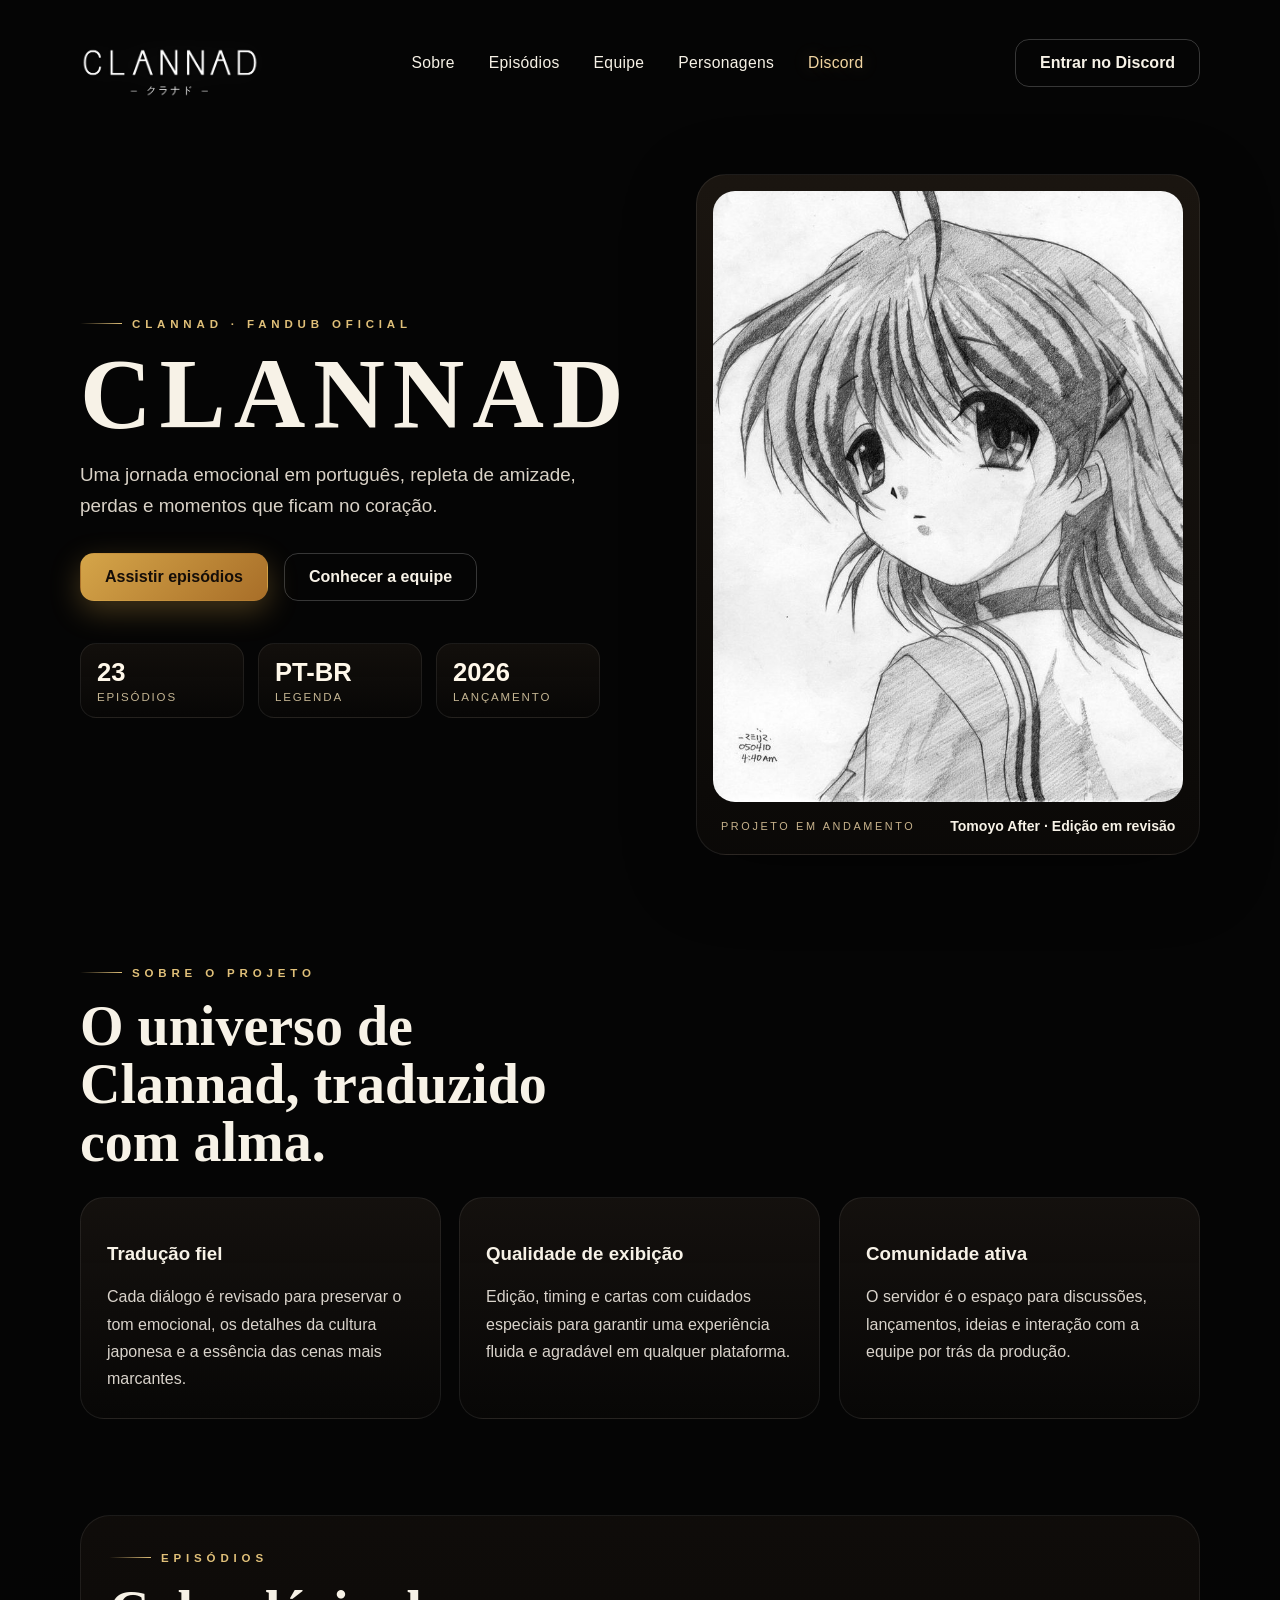
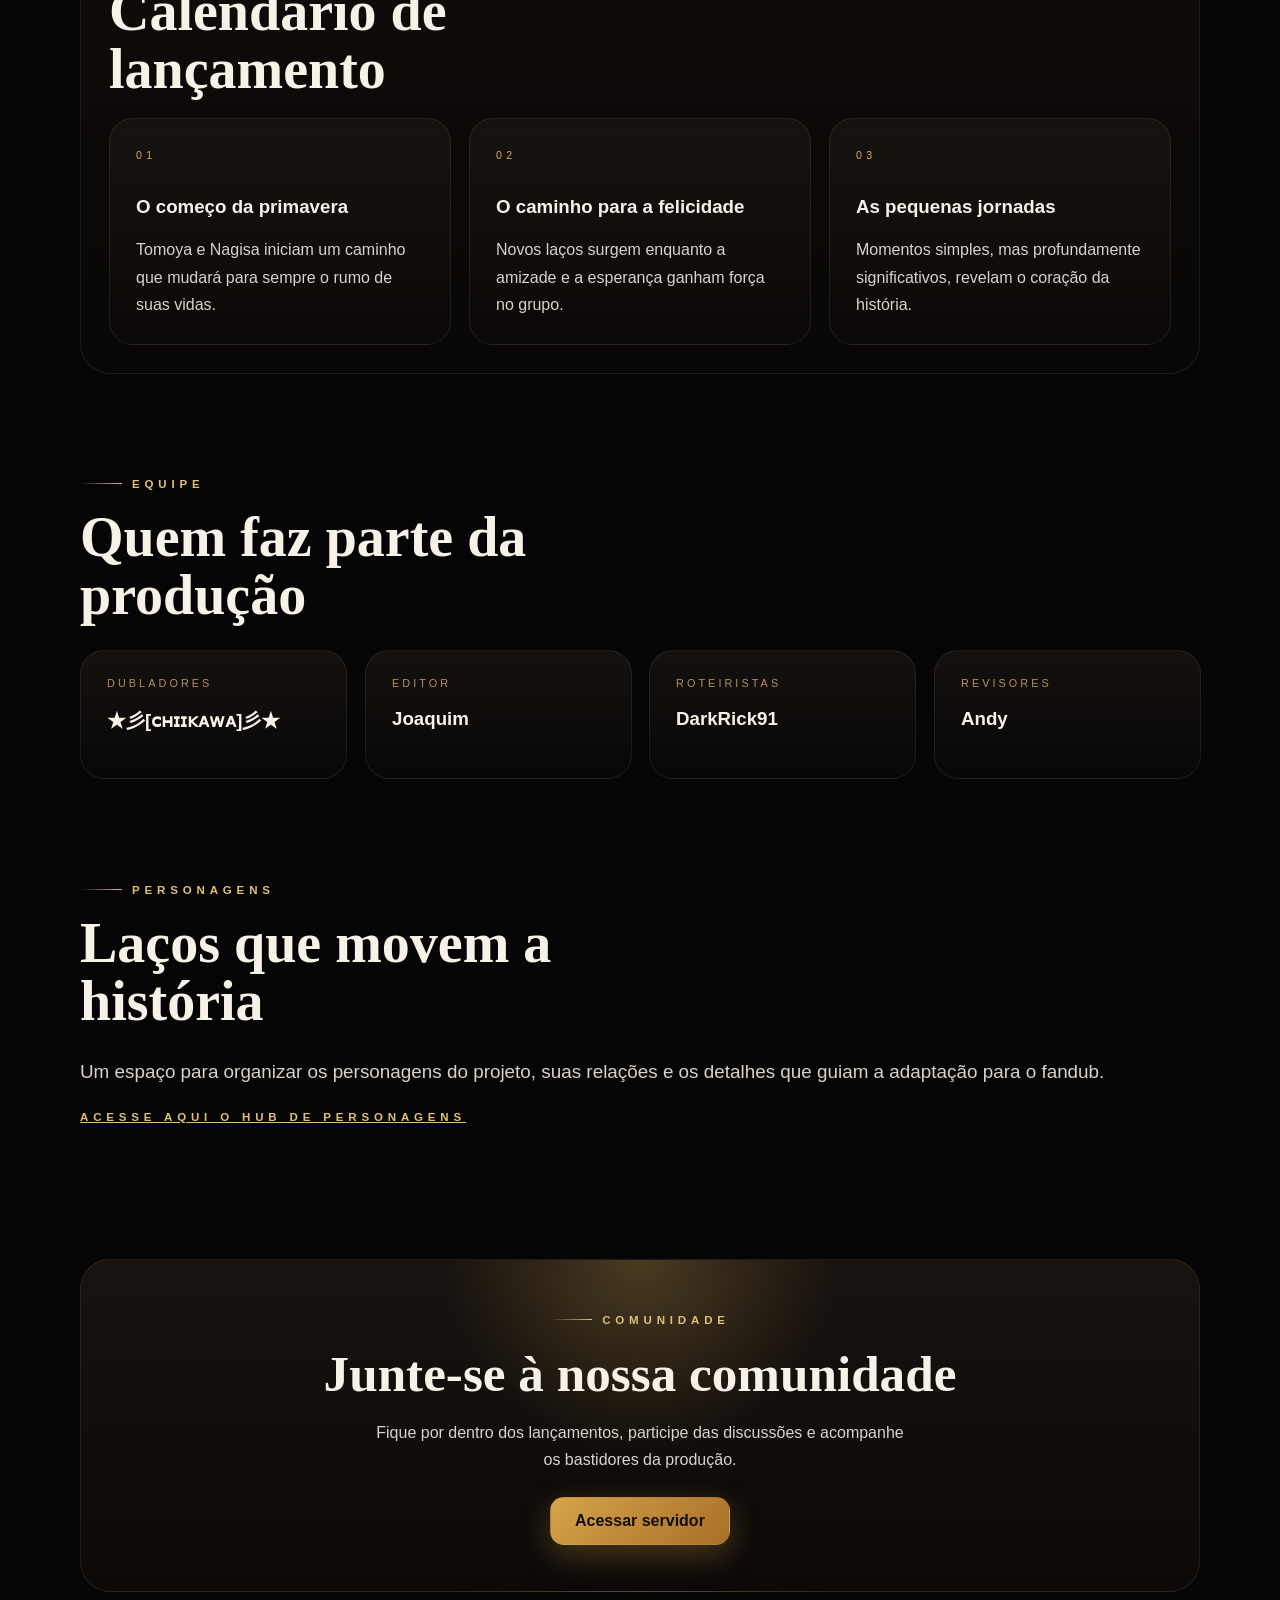
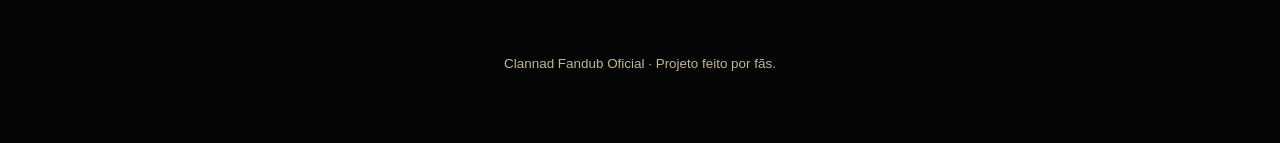
<file: index.html>
<!DOCTYPE html>
<html lang="pt-BR">

<head>
    <meta charset="UTF-8">
    <meta name="viewport" content="width=device-width, initial-scale=1.0">
    <meta name="description" content="Projeto Clannad Fandub Oficial em português, com episódios, equipe, comunidade e bastidores da produção.">
    <meta name="theme-color" content="#050505">

    <meta property="og:type" content="website">
    <meta property="og:locale" content="pt_BR">
    <meta property="og:title" content="Clannad Fandub Oficial">
    <meta property="og:description" content="Uma jornada emocional em português, repleta de amizade, perdas e momentos que ficam no coração.">
    <meta property="og:image" content="Logo.png">
    <meta property="og:site_name" content="Clannad Fandub Oficial">

    <title>Clannad Fandub Oficial</title>
    <link rel="stylesheet" href="style.css">
</head>

<body>
    <div class="page">
        <header class="site-header" id="topo">
            <a class="brand" href="#topo" aria-label="Clannad Fandub Oficial">
                <img src="Logo.png" alt="Logo do Clannad Fandub Oficial" class="logo" width="400" height="155">
            </a>

            <nav class="nav" aria-label="Navegação principal">
                <ul>
                    <li><a href="#sobre">Sobre</a></li>
                    <li><a href="#episodios">Episódios</a></li>
                    <li><a href="#equipe">Equipe</a></li>
                    <li><a href="#personagens">Personagens</a></li>
                    <li><a href="#discord">Discord</a></li>
                </ul>
            </nav>

            <a class="button button-outline" href="https://discord.gg/mNWJQAfmnJ" target="_blank" rel="noopener noreferrer">Entrar no Discord</a>
        </header>

        <main>
            <section class="hero" id="home" aria-labelledby="hero-title">
                <div class="hero-copy">
                    <span class="eyebrow">Clannad · Fandub Oficial</span>
                    <h1 id="hero-title">Clannad</h1>
                    <p class="subtitle">
                        Uma jornada emocional em português, repleta de amizade, perdas e momentos
                        que ficam no coração.
                    </p>

                    <div class="hero-actions" aria-label="Ações principais">
                        <a class="button button-primary" href="https://watch.plex.tv/pt-BR/show/clannad/season/1" target="_blank" rel="noopener noreferrer">Assistir episódios</a>
                        <a class="button button-secondary" href="#equipe">Conhecer a equipe</a>
                    </div>

                    <ul class="hero-metadata" aria-label="Informações do projeto">
                        <li>
                            <strong>23</strong>
                            <span>Episódios</span>
                        </li>
                        <li>
                            <strong>PT-BR</strong>
                            <span>Legenda</span>
                        </li>
                        <li>
                            <strong>2026</strong>
                            <span>Lançamento</span>
                        </li>
                    </ul>
                </div>

                <figure class="hero-card" aria-label="Capa da produção Clannad Fandub">
                    <img src="BG.jpg" alt="Arte de Clannad usada como capa do projeto fandub" width="736" height="956">
                    <figcaption class="card-caption">
                        <span>Projeto em andamento</span>
                        <strong>Tomoyo After · Edição em revisão</strong>
                    </figcaption>
                </figure>
            </section>

            <section class="section about" id="sobre" aria-labelledby="sobre-title">
                <header class="section-heading">
                    <span class="eyebrow">Sobre o projeto</span>
                    <h2 id="sobre-title">O universo de Clannad, traduzido com alma.</h2>
                </header>

                <div class="about-grid">
                    <article class="about-card">
                        <h3>Tradução fiel</h3>
                        <p>
                            Cada diálogo é revisado para preservar o tom emocional, os detalhes da
                            cultura japonesa e a essência das cenas mais marcantes.
                        </p>
                    </article>
                    <article class="about-card">
                        <h3>Qualidade de exibição</h3>
                        <p>
                            Edição, timing e cartas com cuidados especiais para garantir uma experiência
                            fluida e agradável em qualquer plataforma.
                        </p>
                    </article>
                    <article class="about-card">
                        <h3>Comunidade ativa</h3>
                        <p>
                            O servidor é o espaço para discussões, lançamentos, ideias e interação com
                            a equipe por trás da produção.
                        </p>
                    </article>
                </div>
            </section>

            <section class="section release" id="episodios" aria-labelledby="episodios-title">
                <div class="release-panel">
                    <header class="section-heading release-heading">
                        <span class="eyebrow">Episódios</span>
                        <h2 id="episodios-title">Calendário de lançamento</h2>
                    </header>

                    <div class="timeline">
                        <a class="episode-card" href="https://watch.plex.tv/pt-BR/show/clannad/season/1" target="_blank" rel="noopener noreferrer">
                            <span class="episode-number">01</span>
                            <h3>O começo da primavera</h3>
                            <p>Tomoya e Nagisa iniciam um caminho que mudará para sempre o rumo de suas vidas.</p>
                        </a>
                        <a class="episode-card" href="https://watch.plex.tv/pt-BR/show/clannad/season/1" target="_blank" rel="noopener noreferrer">
                            <span class="episode-number">02</span>
                            <h3>O caminho para a felicidade</h3>
                            <p>Novos laços surgem enquanto a amizade e a esperança ganham força no grupo.</p>
                        </a>
                        <a class="episode-card" href="https://watch.plex.tv/pt-BR/show/clannad/season/1" target="_blank" rel="noopener noreferrer">
                            <span class="episode-number">03</span>
                            <h3>As pequenas jornadas</h3>
                            <p>Momentos simples, mas profundamente significativos, revelam o coração da história.</p>
                        </a>
                    </div>
                </div>
            </section>

            <section class="section team" id="equipe" aria-labelledby="equipe-title">
                <header class="section-heading">
                    <span class="eyebrow">Equipe</span>
                    <h2 id="equipe-title">Quem faz parte da produção</h2>
                </header>

                <div class="team-grid">
                    <a class="team-card" href="dubladores.html">
                        <span class="team-role">Dubladores</span>
                        <h3>★彡[ᴄʜɪɪᴋᴀᴡᴀ]彡★</h3>
                    </a>
                    <a class="team-card" href="editor.html">
                        <span class="team-role">Editor</span>
                        <h3>Joaquim</h3>
                    </a>
                    <a class="team-card" href="roteiristas.html">
                        <span class="team-role">Roteiristas</span>
                        <h3>DarkRick91</h3>
                    </a>
                    <a class="team-card" href="revisores.html">
                        <span class="team-role">Revisores</span>
                        <h3>Andy</h3>
                    </a>
                </div>
            </section>

            <section class="section character-hero" id="personagens" aria-labelledby="personagens-title">
                <header class="section-heading reveal" data-reveal="up">
                    <span class="eyebrow">Personagens</span>
                    <h2 id="personagens-title">Laços que movem a história</h2>
                </header>

                <p class="subtitle reveal" data-reveal="up" data-delay="120">
                    Um espaço para organizar os personagens do projeto, suas relações e os detalhes que
                    guiam a adaptação para o fandub.
                </p>
                <h5 class="acess_personagem"><a href="Personagens.html">Acesse aqui o HUB de personagens</a></h5>
            </section>

            <section class="section cta" id="discord" aria-labelledby="discord-title">
                <div class="cta-panel">
                    <span class="eyebrow">Comunidade</span>
                    <h2 id="discord-title">Junte-se à nossa comunidade</h2>
                    <p>
                        Fique por dentro dos lançamentos, participe das discussões e acompanhe os bastidores
                        da produção.
                    </p>
                    <a class="button button-primary" href="https://discord.gg/mNWJQAfmnJ" target="_blank" rel="noopener noreferrer">Acessar servidor</a>
                </div>
            </section>
        </main>

        <footer class="site-footer">
            <p>Clannad Fandub Oficial · Projeto feito por fãs.</p>
        </footer>
    </div>

    <script src="script.js"></script>
</body>

</html>
</file>
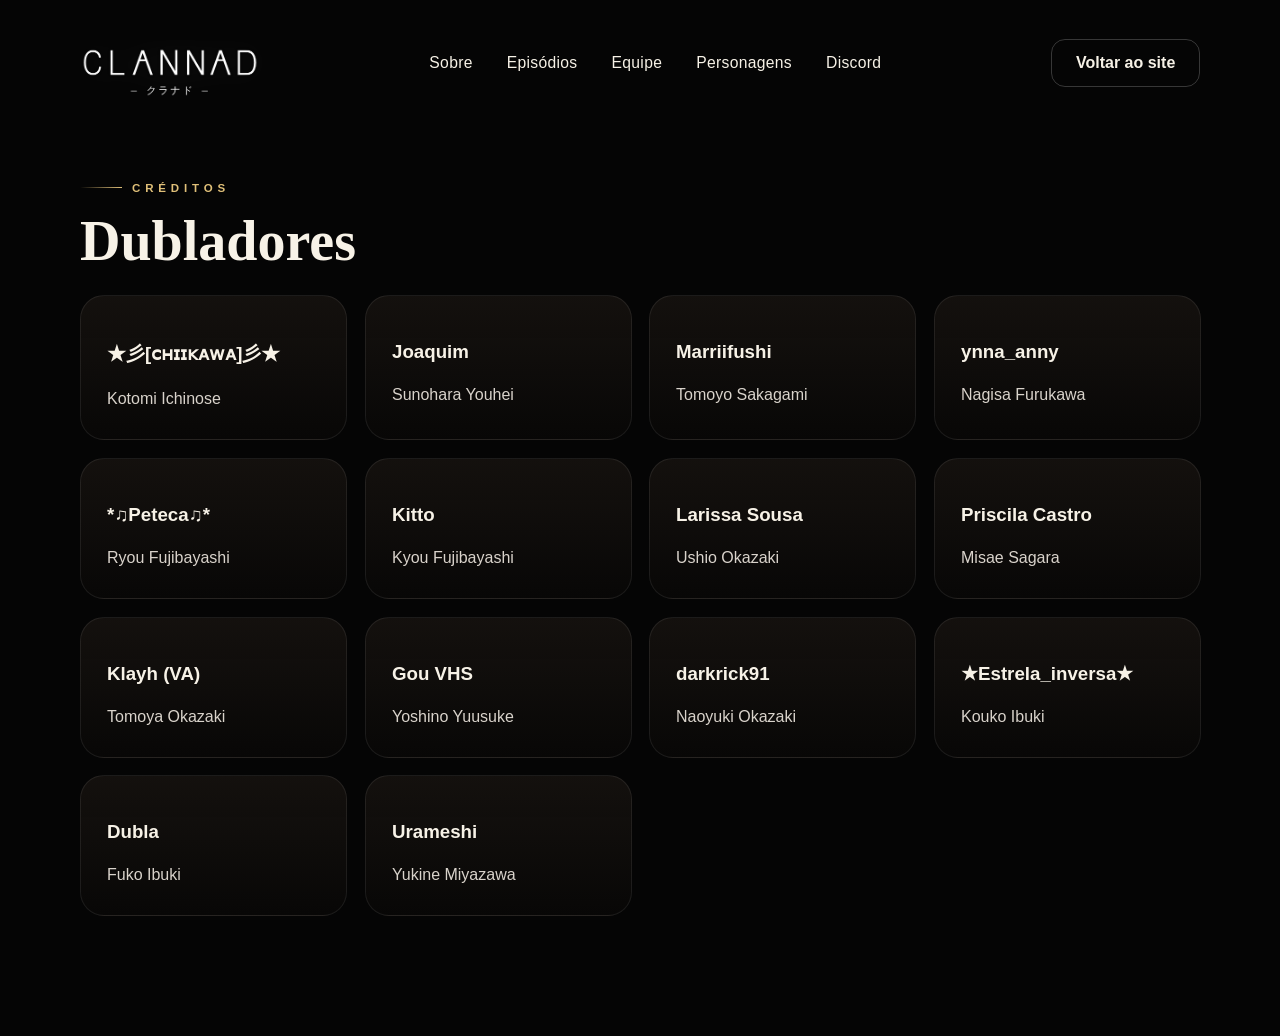
<file: dubladores.html>
<!DOCTYPE html>
<html lang="pt-BR">

<head>
    <meta charset="UTF-8">
    <meta name="viewport" content="width=device-width, initial-scale=1.0">
    <meta name="description" content="Créditos dos dubladores do projeto Clannad Fandub Oficial.">
    <meta name="theme-color" content="#050505">
    <title>Clannad Fandub Oficial | Dubladores</title>
    <link rel="stylesheet" href="style.css">
</head>

<body>
    <div class="page">
        <header class="site-header" id="topo">
            <a class="brand" href="index.html#topo" aria-label="Clannad Fandub Oficial">
                <img src="Logo.png" alt="Logo do Clannad Fandub Oficial" class="logo" width="400" height="155">
            </a>

            <nav class="nav" aria-label="Navegação principal">
                <ul>
                    <li><a href="index.html#sobre">Sobre</a></li>
                    <li><a href="index.html#episodios">Episódios</a></li>
                    <li><a href="index.html#equipe">Equipe</a></li>
                    <li><a href="Personagens.html">Personagens</a></li>
                    <li><a href="index.html#discord">Discord</a></li>
                </ul>
            </nav>

            <a class="button button-outline" href="index.html#topo">Voltar ao site</a>
        </header>

        <main>
            <section class="section" aria-labelledby="dubladores-title">
                <header class="section-heading">
                    <span class="eyebrow">Créditos</span>
                    <h1 id="dubladores-title">Dubladores</h1>
                </header>

                <div class="about-grid">
                    <article class="about-card">
                        <h3>★彡[ᴄʜɪɪᴋᴀᴡᴀ]彡★</h3>
                        <p>Kotomi Ichinose</p>
                    </article>
                    <article class="about-card">
                        <h3>Joaquim</h3>
                        <p>Sunohara Youhei</p>
                    </article>
                    <article class="about-card">
                        <h3>Marriifushi</h3>
                        <p>Tomoyo Sakagami</p>
                    </article>
                    <article class="about-card">
                        <h3>ynna_anny</h3>
                        <p>Nagisa Furukawa</p>
                    </article>
                    <article class="about-card">
                        <h3>*♫Peteca♫*</h3>
                        <p>Ryou Fujibayashi</p>
                    </article>
                    <article class="about-card">
                        <h3>Kitto</h3>
                        <p>Kyou Fujibayashi</p>
                    </article>
                    <article class="about-card">
                        <h3>Larissa Sousa</h3>
                        <p>Ushio Okazaki</p>
                    </article>
                    <article class="about-card">
                        <h3>Priscila Castro</h3>
                        <p>Misae Sagara</p>
                    </article>
                    <article class="about-card">
                        <h3>Klayh (VA)</h3>
                        <p>Tomoya Okazaki</p>
                    </article>
                    <article class="about-card">
                        <h3>Gou VHS</h3>
                        <p>Yoshino Yuusuke</p>
                    </article>
                    <article class="about-card">
                        <h3>darkrick91</h3>
                        <p>Naoyuki Okazaki</p>
                    </article>
                    <article class="about-card">
                        <h3>★Estrela_inversa★</h3>
                        <p>Kouko Ibuki</p>
                    </article>
                    <article class="about-card">
                        <h3>Dubla</h3>
                        <p>Fuko Ibuki</p>
                    </article>
                    <article class="about-card">
                        <h3>Urameshi</h3>
                        <p>Yukine Miyazawa</p>
                    </article>
                </div>
            </section>
        </main>
    </div>

    <script src="script.js"></script>
</body>

</html>
</file>
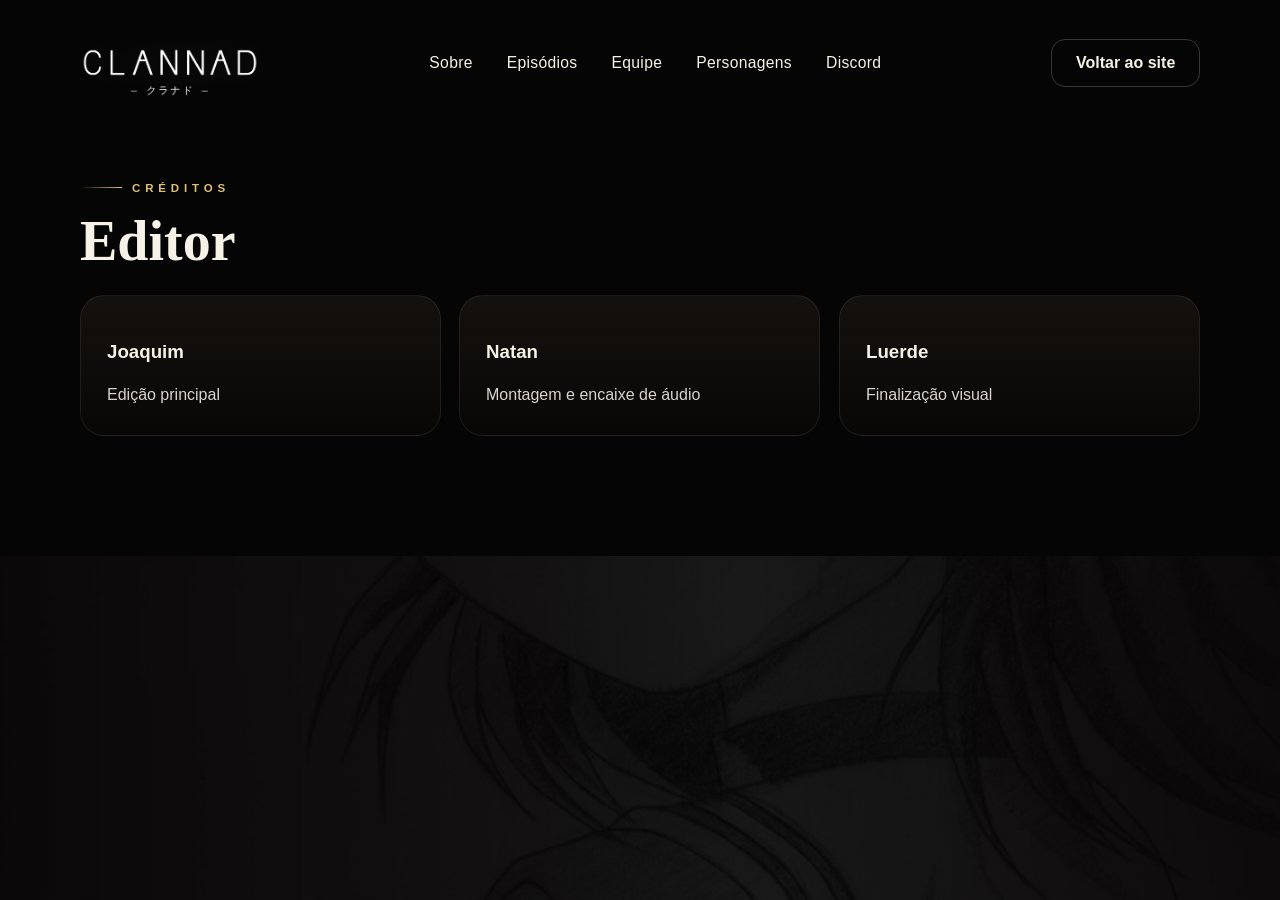
<file: editor.html>
<!DOCTYPE html>
<html lang="pt-BR">

<head>
    <meta charset="UTF-8">
    <meta name="viewport" content="width=device-width, initial-scale=1.0">
    <meta name="description" content="Créditos de edição do projeto Clannad Fandub Oficial.">
    <meta name="theme-color" content="#050505">
    <title>Clannad Fandub Oficial | Editor</title>
    <link rel="stylesheet" href="style.css">
</head>

<body>
    <div class="page">
        <header class="site-header" id="topo">
            <a class="brand" href="index.html#topo" aria-label="Clannad Fandub Oficial">
                <img src="Logo.png" alt="Logo do Clannad Fandub Oficial" class="logo" width="400" height="155">
            </a>

            <nav class="nav" aria-label="Navegação principal">
                <ul>
                    <li><a href="index.html#sobre">Sobre</a></li>
                    <li><a href="index.html#episodios">Episódios</a></li>
                    <li><a href="index.html#equipe">Equipe</a></li>
                    <li><a href="Personagens.html">Personagens</a></li>
                    <li><a href="index.html#discord">Discord</a></li>
                </ul>
            </nav>

            <a class="button button-outline" href="index.html#topo">Voltar ao site</a>
        </header>

        <main>
            <section class="section" aria-labelledby="editor-title">
                <header class="section-heading">
                    <span class="eyebrow">Créditos</span>
                    <h1 id="editor-title">Editor</h1>
                </header>

                <div class="about-grid">
                    <article class="about-card">
                        <h3>Joaquim</h3>
                        <p>Edição principal</p>
                    </article>
                    <article class="about-card">
                        <h3>Natan</h3>
                        <p>Montagem e encaixe de áudio</p>
                    </article>
                    <article class="about-card">
                        <h3>Luerde</h3>
                        <p>Finalização visual</p>
                    </article>
                </div>
            </section>
        </main>
    </div>

    <script src="script.js"></script>
</body>

</html>
</file>
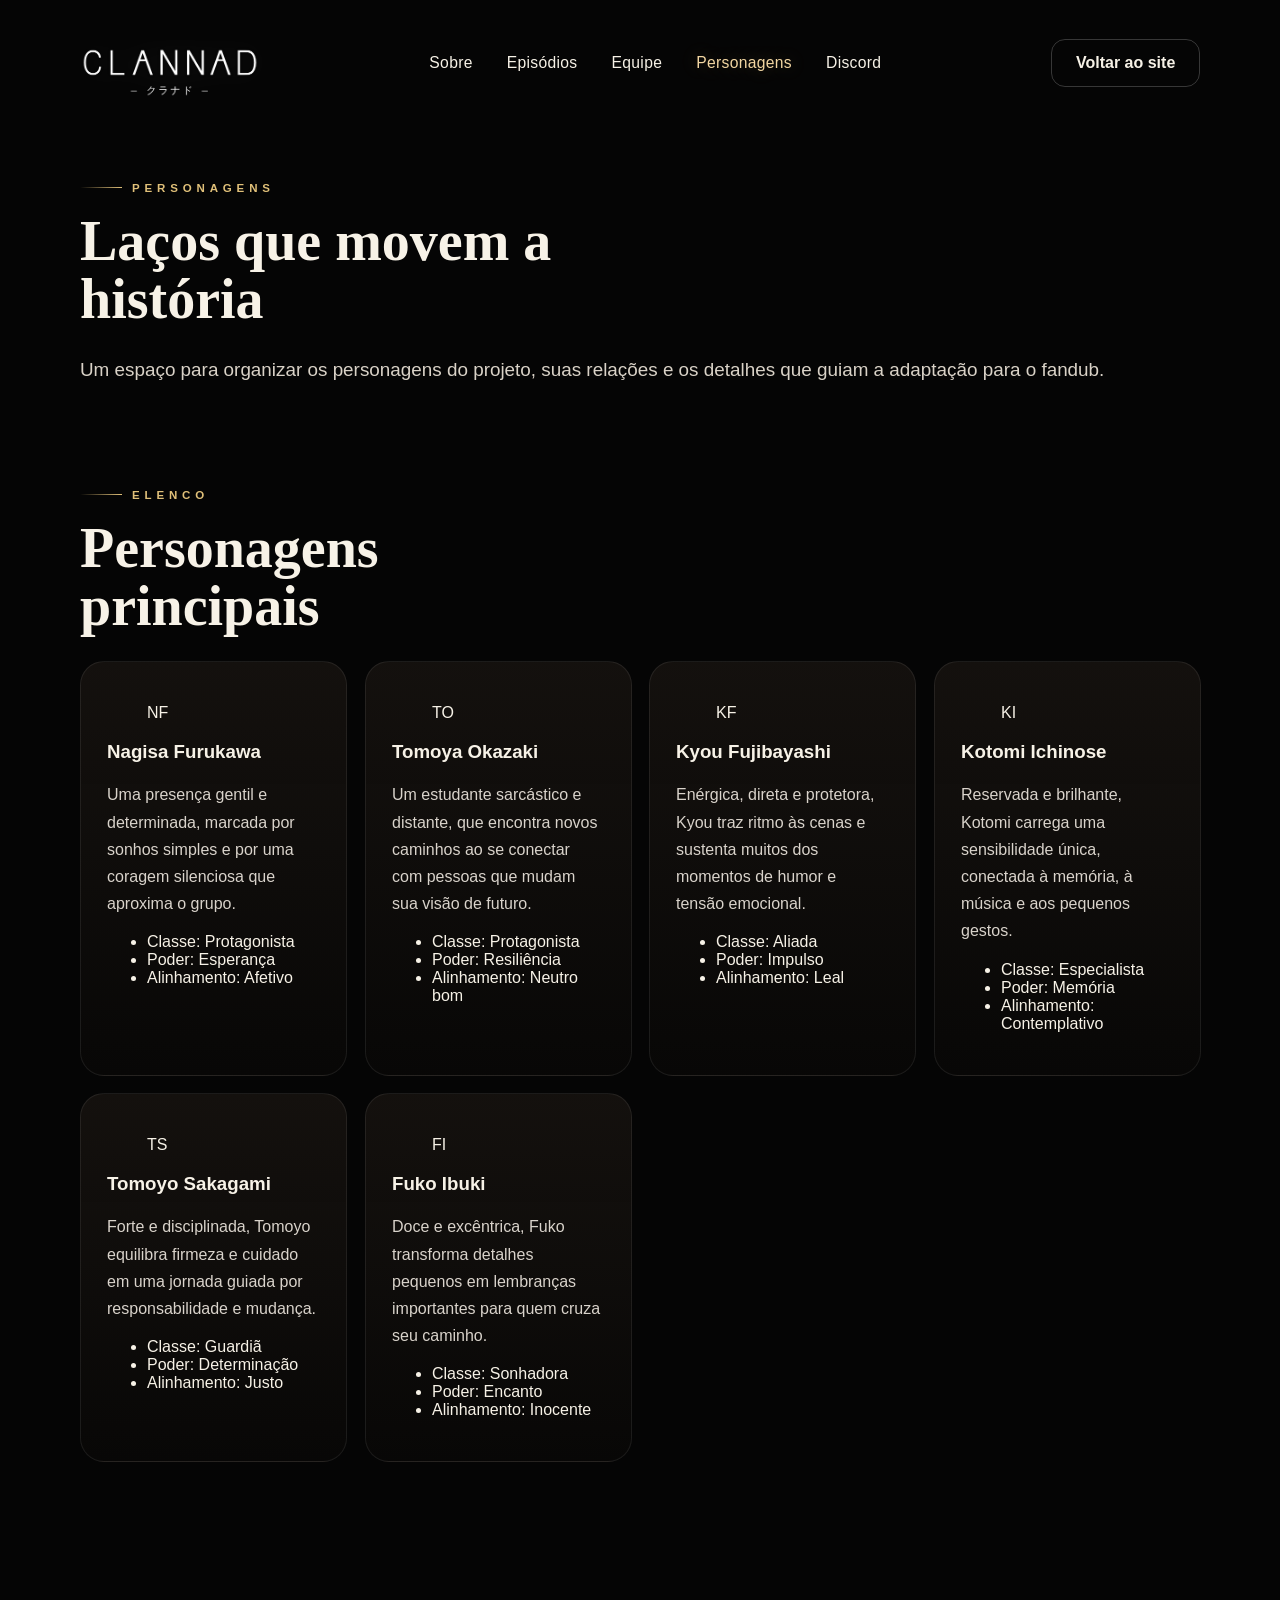
<file: Personagens.html>
<!DOCTYPE html>
<html lang="pt-BR">

<head>
    <meta charset="UTF-8">
    <meta name="viewport" content="width=device-width, initial-scale=1.0">
    <meta name="description" content="Conheça os personagens principais do projeto Clannad Fandub Oficial.">
    <meta name="theme-color" content="#050505">

    <meta property="og:type" content="website">
    <meta property="og:locale" content="pt_BR">
    <meta property="og:title" content="Personagens | Clannad Fandub Oficial">
    <meta property="og:description" content="Uma página dedicada aos personagens do projeto Clannad Fandub Oficial.">
    <meta property="og:image" content="Logo.png">
    <meta property="og:site_name" content="Clannad Fandub Oficial">

    <title>Personagens | Clannad Fandub Oficial</title>
    <link rel="stylesheet" href="style.css">
</head>

<body>
    <div class="page">
        <header class="site-header" id="topo">
            <a class="brand" href="index.html#topo" aria-label="Clannad Fandub Oficial">
                <img src="Logo.png" alt="Logo do Clannad Fandub Oficial" class="logo" width="400" height="155">
            </a>

            <nav class="nav" aria-label="Navegação principal">
                <ul>
                    <li><a href="index.html#sobre">Sobre</a></li>
                    <li><a href="index.html#episodios">Episódios</a></li>
                    <li><a href="index.html#equipe">Equipe</a></li>
                    <li><a href="#personagens">Personagens</a></li>
                    <li><a href="index.html#discord">Discord</a></li>
                </ul>
            </nav>

            <a class="button button-outline" href="index.html#topo">Voltar ao site</a>
        </header>

        <main>
            <section class="section character-hero" id="personagens" aria-labelledby="personagens-title">
                <header class="section-heading reveal" data-reveal="up">
                    <span class="eyebrow">Personagens</span>
                    <h1 id="personagens-title">Laços que movem a história</h1>
                </header>

                <p class="subtitle reveal" data-reveal="up" data-delay="120">
                    Um espaço para organizar os personagens do projeto, suas relações e os detalhes que
                    guiam a adaptação para o fandub.
                </p>
            </section>

            <section class="section character-list" aria-labelledby="lista-personagens-title">
                <header class="section-heading reveal" data-reveal="left">
                    <span class="eyebrow">Elenco</span>
                    <h2 id="lista-personagens-title">Personagens principais</h2>
                </header>

                <div class="character-grid about-grid">
                    <article class="character-card about-card reveal" data-reveal="up" data-delay="0">
                        <figure class="character-media">
                            <div class="character-photo" role="img" aria-label="Espaço reservado para foto de Nagisa Furukawa">
                                <span>NF</span>
                            </div>
                        </figure>
                        <div class="character-content">
                            <h3>Nagisa Furukawa</h3>
                            <p>
                                Uma presença gentil e determinada, marcada por sonhos simples e por uma
                                coragem silenciosa que aproxima o grupo.
                            </p>
                            <ul class="character-tags" aria-label="Atributos da personagem Nagisa Furukawa">
                                <li>Classe: Protagonista</li>
                                <li>Poder: Esperança</li>
                                <li>Alinhamento: Afetivo</li>
                            </ul>
                        </div>
                    </article>

                    <article class="character-card about-card reveal" data-reveal="up" data-delay="90">
                        <figure class="character-media">
                            <div class="character-photo" role="img" aria-label="Espaço reservado para foto de Tomoya Okazaki">
                                <span>TO</span>
                            </div>
                        </figure>
                        <div class="character-content">
                            <h3>Tomoya Okazaki</h3>
                            <p>
                                Um estudante sarcástico e distante, que encontra novos caminhos ao se
                                conectar com pessoas que mudam sua visão de futuro.
                            </p>
                            <ul class="character-tags" aria-label="Atributos do personagem Tomoya Okazaki">
                                <li>Classe: Protagonista</li>
                                <li>Poder: Resiliência</li>
                                <li>Alinhamento: Neutro bom</li>
                            </ul>
                        </div>
                    </article>

                    <article class="character-card about-card reveal" data-reveal="up" data-delay="180">
                        <figure class="character-media">
                            <div class="character-photo" role="img" aria-label="Espaço reservado para foto de Kyou Fujibayashi">
                                <span>KF</span>
                            </div>
                        </figure>
                        <div class="character-content">
                            <h3>Kyou Fujibayashi</h3>
                            <p>
                                Enérgica, direta e protetora, Kyou traz ritmo às cenas e sustenta muitos
                                dos momentos de humor e tensão emocional.
                            </p>
                            <ul class="character-tags" aria-label="Atributos da personagem Kyou Fujibayashi">
                                <li>Classe: Aliada</li>
                                <li>Poder: Impulso</li>
                                <li>Alinhamento: Leal</li>
                            </ul>
                        </div>
                    </article>

                    <article class="character-card about-card reveal" data-reveal="left" data-delay="0">
                        <figure class="character-media">
                            <div class="character-photo" role="img" aria-label="Espaço reservado para foto de Kotomi Ichinose">
                                <span>KI</span>
                            </div>
                        </figure>
                        <div class="character-content">
                            <h3>Kotomi Ichinose</h3>
                            <p>
                                Reservada e brilhante, Kotomi carrega uma sensibilidade única, conectada à
                                memória, à música e aos pequenos gestos.
                            </p>
                            <ul class="character-tags" aria-label="Atributos da personagem Kotomi Ichinose">
                                <li>Classe: Especialista</li>
                                <li>Poder: Memória</li>
                                <li>Alinhamento: Contemplativo</li>
                            </ul>
                        </div>
                    </article>

                    <article class="character-card about-card reveal" data-reveal="zoom" data-delay="90">
                        <figure class="character-media">
                            <div class="character-photo" role="img" aria-label="Espaço reservado para foto de Tomoyo Sakagami">
                                <span>TS</span>
                            </div>
                        </figure>
                        <div class="character-content">
                            <h3>Tomoyo Sakagami</h3>
                            <p>
                                Forte e disciplinada, Tomoyo equilibra firmeza e cuidado em uma jornada
                                guiada por responsabilidade e mudança.
                            </p>
                            <ul class="character-tags" aria-label="Atributos da personagem Tomoyo Sakagami">
                                <li>Classe: Guardiã</li>
                                <li>Poder: Determinação</li>
                                <li>Alinhamento: Justo</li>
                            </ul>
                        </div>
                    </article>

                    <article class="character-card about-card reveal" data-reveal="right" data-delay="180">
                        <figure class="character-media">
                            <div class="character-photo" role="img" aria-label="Espaço reservado para foto de Fuko Ibuki">
                                <span>FI</span>
                            </div>
                        </figure>
                        <div class="character-content">
                            <h3>Fuko Ibuki</h3>
                            <p>
                                Doce e excêntrica, Fuko transforma detalhes pequenos em lembranças
                                importantes para quem cruza seu caminho.
                            </p>
                            <ul class="character-tags" aria-label="Atributos da personagem Fuko Ibuki">
                                <li>Classe: Sonhadora</li>
                                <li>Poder: Encanto</li>
                                <li>Alinhamento: Inocente</li>
                            </ul>
                        </div>
                    </article>
                </div>
            </section>
        </main>

        <footer class="site-footer reveal" data-reveal="up">
            <p>Clannad Fandub Oficial · Projeto feito por fãs.</p>
        </footer>
    </div>

    <script src="script.js"></script>
</body>

</html>
</file>
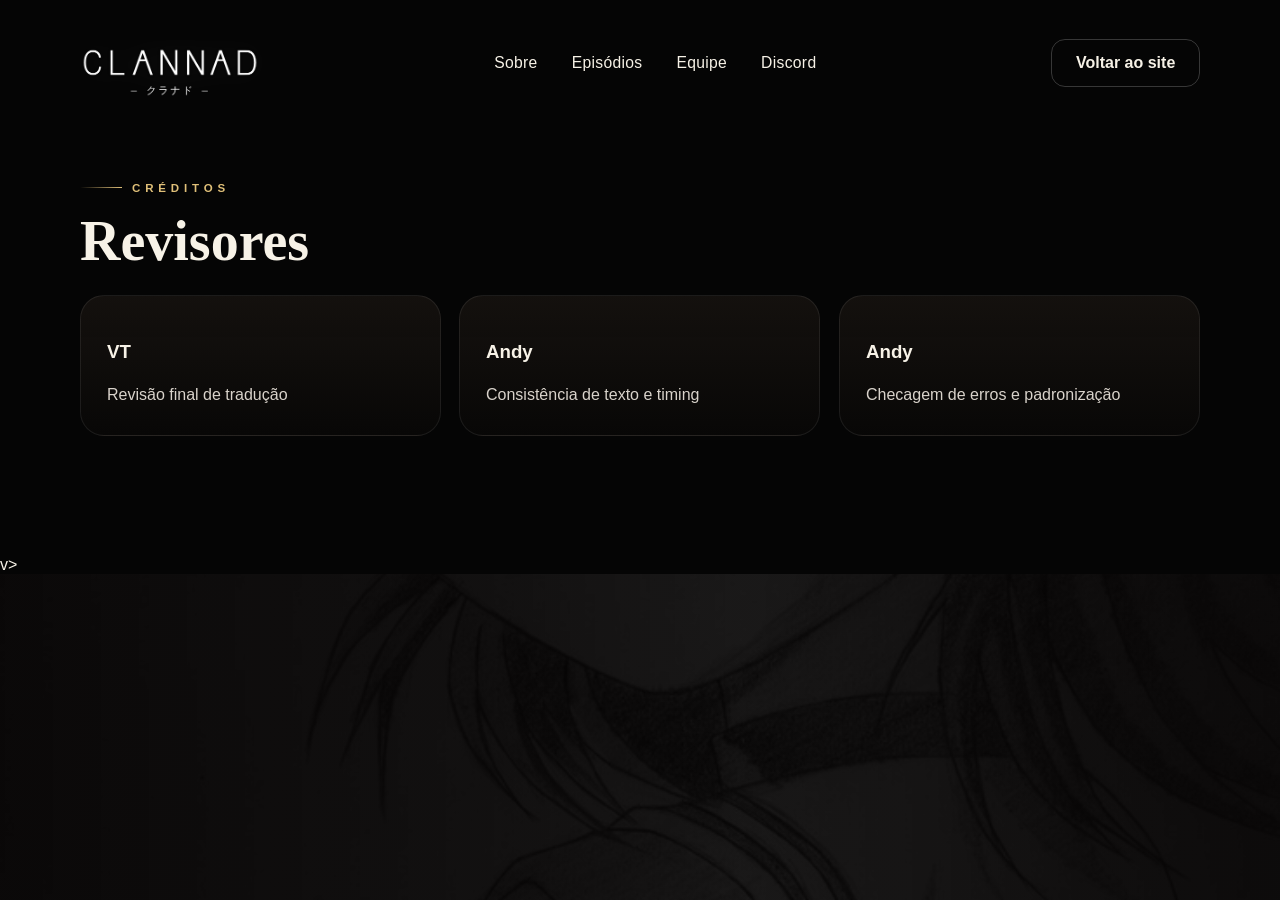
<file: revisores.html>
<!DOCTYPE html>
<html lang="pt-BR">
<head>
    <meta charset="UTF-8">
    <meta name="viewport" content="width=device-width, initial-scale=1.0">
    <title>Clannad Fandub Oficial | Revisores</title>
    <link rel="stylesheet" href="style.css">
</head>
<body>
    <div class="page">
        <header class="site-header" id="topo">
            <a class="brand" href="index.html#topo" aria-label="Clannad Fandub Oficial">
                <img src="Logo.png" alt="Clannad Fandub Oficial" class="logo">
            </a>

            <nav class="nav" aria-label="Navegação principal">
                <ul>
                    <li><a href="index.html#sobre">Sobre</a></li>
                    <li><a href="index.html#episodios">Episódios</a></li>
                    <li><a href="index.html#equipe">Equipe</a></li>
                    <li><a href="index.html#discord">Discord</a></li>
                </ul>
            </nav>

            <a class="button button-outline" href="index.html#topo">Voltar ao site</a>
        </header>

        <main>
            <section class="section">
                <div class="section-heading">
                    <span class="eyebrow">Créditos</span>
                    <h1>Revisores</h1>
                </div>

                <div class="about-grid">
                    <article class="about-card">
                        <h3>VT</h3>
                        <p>Revisão final de tradução</p>
                    </article>
                    <article class="about-card">
                        <h3>Andy</h3>
                        <p>Consistência de texto e timing</p>
                    </article>
                    <article class="about-card">
                        <h3>Andy</h3>
                        <p>Checagem de erros e padronização</p>
                    </article>
                </div>
            </section>
        </main>
    </div>
    <script src="script.js"></script>
</body>
v>
    <script src="script.js"></script>
</body>
</html>
</file>
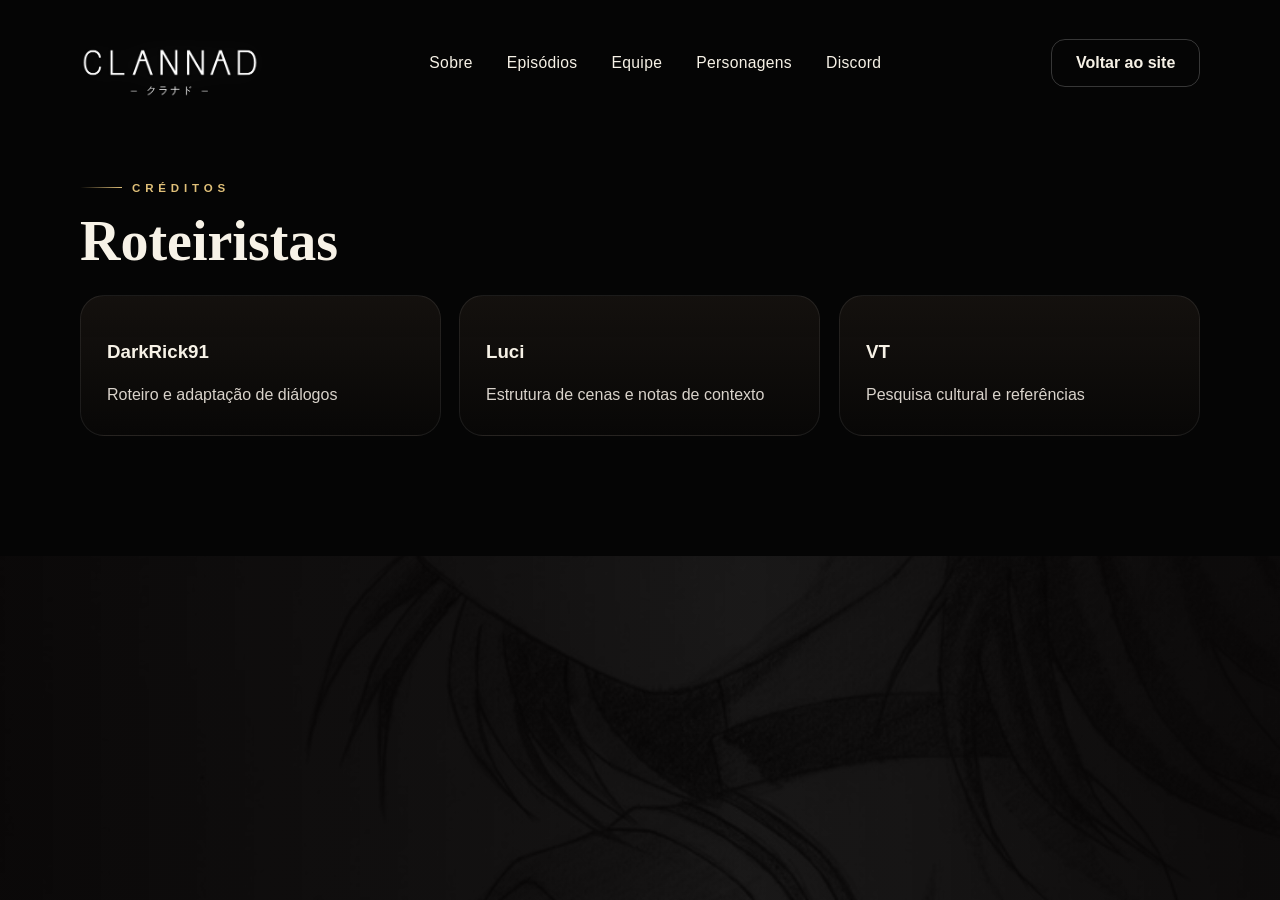
<file: roteiristas.html>
<!DOCTYPE html>
<html lang="pt-BR">

<head>
    <meta charset="UTF-8">
    <meta name="viewport" content="width=device-width, initial-scale=1.0">
    <meta name="description" content="Créditos dos roteiristas do projeto Clannad Fandub Oficial.">
    <meta name="theme-color" content="#050505">
    <title>Clannad Fandub Oficial | Roteiristas</title>
    <link rel="stylesheet" href="style.css">
</head>

<body>
    <div class="page">
        <header class="site-header" id="topo">
            <a class="brand" href="index.html#topo" aria-label="Clannad Fandub Oficial">
                <img src="Logo.png" alt="Logo do Clannad Fandub Oficial" class="logo" width="400" height="155">
            </a>

            <nav class="nav" aria-label="Navegação principal">
                <ul>
                    <li><a href="index.html#sobre">Sobre</a></li>
                    <li><a href="index.html#episodios">Episódios</a></li>
                    <li><a href="index.html#equipe">Equipe</a></li>
                    <li><a href="Personagens.html">Personagens</a></li>
                    <li><a href="index.html#discord">Discord</a></li>
                </ul>
            </nav>

            <a class="button button-outline" href="index.html#topo">Voltar ao site</a>
        </header>

        <main>
            <section class="section" aria-labelledby="roteiristas-title">
                <header class="section-heading">
                    <span class="eyebrow">Créditos</span>
                    <h1 id="roteiristas-title">Roteiristas</h1>
                </header>

                <div class="about-grid">
                    <article class="about-card">
                        <h3>DarkRick91</h3>
                        <p>Roteiro e adaptação de diálogos</p>
                    </article>
                    <article class="about-card">
                        <h3>Luci</h3>
                        <p>Estrutura de cenas e notas de contexto</p>
                    </article>
                    <article class="about-card">
                        <h3>VT</h3>
                        <p>Pesquisa cultural e referências</p>
                    </article>
                </div>
            </section>
        </main>
    </div>

    <script src="script.js"></script>
</body>

</html>
</file>
<file: style.css>
:root {
    --color-bg: #050505;
    --color-text: #f7f2e7;
    --color-text-strong: #fff8ea;
    --color-text-muted: #d9d3cb;
    --color-text-soft: #d9d2c7;
    --color-gold: #e0c079;
    --color-gold-soft: #f2d6a2;
    --color-gold-deep: #d5a549;
    --color-bronze: #a86e28;
    --color-bronze-soft: #d5ad62;
    --color-border: rgba(255, 255, 255, 0.08);
    --color-border-strong: rgba(255, 255, 255, 0.2);
    --color-panel: rgba(28, 23, 19, 0.68);
    --color-panel-deep: rgba(14, 12, 10, 0.42);
    --color-button-text: #140d08;

    --font-sans: 'Segoe UI', 'Helvetica Neue', Arial, sans-serif;
    --font-serif: Georgia, 'Times New Roman', serif;

    --space-xs: 0.5rem;
    --space-sm: 0.875rem;
    --space-md: 1rem;
    --space-lg: 1.5rem;
    --space-xl: 2rem;
    --space-2xl: 3rem;
    --space-3xl: 4.5rem;

    --radius-sm: 14px;
    --radius-md: 16px;
    --radius-lg: 24px;
    --radius-xl: 30px;
    --shadow-soft: 0 18px 70px rgba(0, 0, 0, 0.35);
    --shadow-gold: 0 10px 30px rgba(213, 165, 73, 0.3);
    --transition-base: all 0.3s ease;
    --page-width: 1120px;
}

* {
    box-sizing: border-box;
}

html,
body {
    width: 100%;
    min-height: 100%;
    padding: 0;
    margin: 0;
    overflow-x: hidden;
    background: var(--color-bg);
    scroll-behavior: smooth;
}

body {
    position: relative;
    color: var(--color-text);
    font-family: var(--font-sans);
}

body::before {
    content: '';
    position: fixed;
    inset: 0;
    background:
        radial-gradient(circle at 18% 18%, rgba(222, 180, 87, 0.4), transparent 14%),
        radial-gradient(circle at 80% 20%, rgba(170, 37, 37, 0.35), transparent 14%),
        linear-gradient(90deg, rgba(8, 6, 6, 0.94) 0%, rgba(8, 6, 6, 0.72) 42%, rgba(8, 6, 6, 0.56) 58%, rgba(8, 6, 6, 0.88) 100%);
    z-index: -2;
}

body::after {
    content: '';
    position: fixed;
    inset: 0;
    background: url('BG.jpg') center right / cover no-repeat;
    opacity: 0.34;
    filter: saturate(1.15) brightness(0.55) contrast(1.08);
    z-index: -3;
}

a,
button {
    transition: var(--transition-base);
}

a:focus-visible,
button:focus-visible {
    outline: 2px solid var(--color-gold-soft);
    outline-offset: 4px;
}

img {
    height: auto;
    max-width: 100%;
}

.page {
    width: min(var(--page-width), calc(100vw - 64px));
    margin: 0 auto;
    padding-bottom: var(--space-3xl);
}

.site-header {
    display: flex;
    align-items: center;
    justify-content: space-between;
    gap: var(--space-lg);
    padding: 28px 0;
}

.brand {
    display: flex;
    align-items: center;
}

.logo {
    width: 180px;
    filter: drop-shadow(0 0 14px rgba(255, 255, 255, 0.08));
}

.acess_personagem a{
    display: inline-flex;
    align-items: center;
    gap: 10px;
    margin-bottom: 18px;
    font-size: 0.72rem;
    font-weight: 700;
    letter-spacing: 0.42em;
    text-transform: uppercase;
    color: var(--color-gold);
}
.nav ul {
    display: flex;
    align-items: center;
    gap: 34px;
    margin: 0;
    padding: 0;
    list-style: none;
}

.timeline a{
    text-decoration: none;
    color: var(--color-text);
}
.nav a {
    color: var(--color-text);
    text-decoration: none;
    font-size: 0.98rem;
    letter-spacing: 0.02em;
}

.nav a:hover,
.nav a:focus-visible {
    color: var(--color-gold-soft);
}

.button {
    display: inline-flex;
    align-items: center;
    justify-content: center;
    min-height: 48px;
    padding: 14px 24px;
    border: 1px solid transparent;
    border-radius: var(--radius-sm);
    font-weight: 600;
    text-align: center;
    text-decoration: none;
    transition: var(--transition-base);
}

.button:hover,
.button:focus-visible {
    transform: translateY(-2px);
}

.button-primary {
    background: linear-gradient(135deg, var(--color-gold-deep), var(--color-bronze));
    color: var(--color-button-text);
    box-shadow: var(--shadow-gold);
}

.button-secondary,
.button-outline {
    border-color: var(--color-border-strong);
    background: transparent;
    color: var(--color-text);
}

.hero {
    display: grid;
    grid-template-columns: minmax(0, 1.05fr) minmax(320px, 0.95fr);
    align-items: center;
    gap: clamp(2.25rem, 5vw, 3.625rem);
    padding: var(--space-2xl) 0 56px;
}

.hero-copy {
    max-width: 520px;
}

.eyebrow {
    display: inline-flex;
    align-items: center;
    gap: 10px;
    margin-bottom: 18px;
    font-size: 0.72rem;
    font-weight: 700;
    letter-spacing: 0.42em;
    text-transform: uppercase;
    color: var(--color-gold);
}

.eyebrow::before {
    content: '';
    width: 42px;
    height: 1px;
    flex: 0 0 auto;
    background: linear-gradient(90deg, transparent, var(--color-gold));
}

.hero h1 {
    margin: 0;
    font-family: var(--font-serif);
    font-size: 6.2rem;
    line-height: 0.92;
    letter-spacing: 0.08em;
    text-transform: uppercase;
}

.subtitle {
    margin: 20px 0 0;
    font-size: 1.18rem;
    line-height: 1.65;
    color: var(--color-text-soft);
}

.hero-actions {
    display: flex;
    align-items: center;
    gap: var(--space-md);
    margin: var(--space-xl) 0 42px;
}

/* auto-fit deixa os contadores fluidos sem precisar de novos breakpoints. */
.hero-metadata {
    display: grid;
    grid-template-columns: repeat(auto-fit, minmax(min(100%, 140px), 1fr));
    gap: var(--space-sm);
    padding: 0;
    margin: 0;
    list-style: none;
}

.hero-metadata li {
    padding: 14px 16px;
    background: linear-gradient(180deg, rgba(30, 24, 18, 0.55), rgba(20, 16, 12, 0.22));
    border: 1px solid var(--color-border);
    border-radius: var(--radius-md);
}

.hero-metadata strong {
    display: block;
    font-size: 1.6rem;
    color: var(--color-text-strong);
}

.hero-metadata span {
    display: block;
    margin-top: 4px;
    font-size: 0.72rem;
    letter-spacing: 0.16em;
    text-transform: uppercase;
    color: #c4b593;
}

.hero-card {
    padding: var(--space-md);
    margin: 0;
    background: linear-gradient(180deg, rgba(35, 28, 21, 0.72), rgba(20, 16, 12, 0.42));
    border: 1px solid var(--color-border);
    border-radius: var(--radius-xl);
    box-shadow: var(--shadow-soft);
}

.hero-card img {
    display: block;
    width: 100%;
    border-radius: 22px;
}

.card-caption {
    display: flex;
    align-items: center;
    justify-content: space-between;
    gap: var(--space-md);
    padding: var(--space-md) var(--space-xs) 4px;
}

.card-caption span {
    font-size: 0.68rem;
    letter-spacing: 0.24em;
    text-transform: uppercase;
    color: #c7b28c;
}

.card-caption strong {
    font-size: 0.88rem;
}

.section {
    padding: var(--space-2xl) 0;
}

.section-heading {
    max-width: 520px;
    margin-bottom: 26px;
}

.section-heading h1,
.section-heading h2 {
    margin: 0;
    font-family: var(--font-serif);
    font-size: 3.5rem;
    line-height: 1.04;
}

/* Grids com minmax protegem cards de estouro em 320px e expandem bem em telas largas. */
.about-grid,
.timeline,
.team-grid {
    display: grid;
    gap: 18px;
}

.about-grid {
    grid-template-columns: repeat(auto-fit, minmax(min(100%, 250px), 1fr));
}

.timeline {
    grid-template-columns: repeat(auto-fit, minmax(min(100%, 240px), 1fr));
}

.team-grid {
    grid-template-columns: repeat(auto-fit, minmax(min(100%, 210px), 1fr));
}

.about-card,
.team-card,
.episode-card {
    min-width: 0;
    padding: 26px;
    background: linear-gradient(180deg, var(--color-panel), var(--color-panel-deep));
    border: 1px solid var(--color-border);
    border-radius: var(--radius-lg);
}

.episode-card {
    transition: var(--transition-base);
}

.episode-card:hover,
.episode-card:focus-within {
    transform: translateY(-4px);
    border-color: rgba(255, 255, 255, 0.16);
    box-shadow: 0 14px 34px rgba(0, 0, 0, 0.22);
}

.team-card {
    display: block;
    color: inherit;
    text-decoration: none;
    transition: var(--transition-base);
}

.team-card:hover,
.team-card:focus-visible {
    transform: translateY(-2px);
    border-color: rgba(255, 255, 255, 0.16);
}

.about-card h3,
.team-card h3,
.episode-card h3 {
    overflow-wrap: anywhere;
}

.about-card p,
.episode-card p,
.cta p {
    margin: 0;
    line-height: 1.7;
    color: var(--color-text-muted);
}

.release-panel {
    padding: 28px;
    background: linear-gradient(180deg, rgba(22, 17, 13, 0.6), rgba(14, 11, 9, 0.4));
    border: 1px solid var(--color-border);
    border-radius: var(--radius-xl);
}

.release-heading {
    margin-bottom: 20px;
}

.episode-number {
    display: inline-block;
    margin-bottom: var(--space-md);
    font-size: 0.66rem;
    letter-spacing: 0.42em;
    text-transform: uppercase;
    color: var(--color-bronze-soft);
}

.team-role {
    display: block;
    margin-bottom: 10px;
    font-size: 0.68rem;
    letter-spacing: 0.28em;
    text-transform: uppercase;
    color: #b5915d;
}

.cta-panel {
    padding: 46px 24px;
    text-align: center;
    background: radial-gradient(circle at top, rgba(222, 180, 87, 0.25), transparent 30%),
        linear-gradient(180deg, rgba(30, 23, 18, 0.78), rgba(18, 13, 10, 0.52));
    border: 1px solid var(--color-border);
    border-radius: var(--radius-xl);
}

.cta-panel h2 {
    margin: 0;
    font-family: var(--font-serif);
    font-size: 3.2rem;
}

.cta-panel p {
    width: min(540px, 100%);
    margin: var(--space-md) auto var(--space-lg);
}

.site-footer {
    padding-top: var(--space-md);
    color: #c4b593;
    font-size: 0.84rem;
    text-align: center;
}

.site-footer p {
    margin: 0;
}

@media (max-width: 960px) {
    .site-header {
        flex-wrap: wrap;
        justify-content: center;
    }

    .nav {
        width: 100%;
    }

    .nav ul {
        justify-content: center;
        gap: 22px;
    }

    .hero {
        grid-template-columns: 1fr;
        gap: 36px;
        padding-top: 28px;
    }

    .hero-copy {
        max-width: 100%;
    }

    .hero h1 {
        font-size: 5.2rem;
    }

    .section-heading h1,
    .section-heading h2 {
        font-size: 3.1rem;
    }

    .cta-panel h2 {
        font-size: 2.9rem;
    }
}

@media (max-width: 640px) {
    .page {
        width: min(calc(100vw - 36px), var(--page-width));
    }

    .site-header {
        padding: 20px 0;
    }

    .logo {
        width: 140px;
    }

    .nav ul {
        gap: 14px 18px;
        flex-wrap: wrap;
    }

    .button-outline {
        width: 100%;
    }

    .hero-actions,
    .card-caption {
        flex-direction: column;
        align-items: stretch;
    }

    .section {
        padding: 36px 0;
    }

    .release-panel {
        padding: 20px;
    }

    .hero h1 {
        font-size: 4.2rem;
    }

    .section-heading h1,
    .section-heading h2 {
        font-size: 2.6rem;
    }

    .cta-panel h2 {
        font-size: 2.4rem;
    }
}

@media (max-width: 380px) {
    .page {
        width: min(calc(100vw - 28px), var(--page-width));
    }

    .hero h1 {
        font-size: 3.15rem;
    }

    .eyebrow {
        letter-spacing: 0.28em;
    }

    .about-card,
    .team-card,
    .episode-card {
        padding: 22px;
    }
}
</file>
